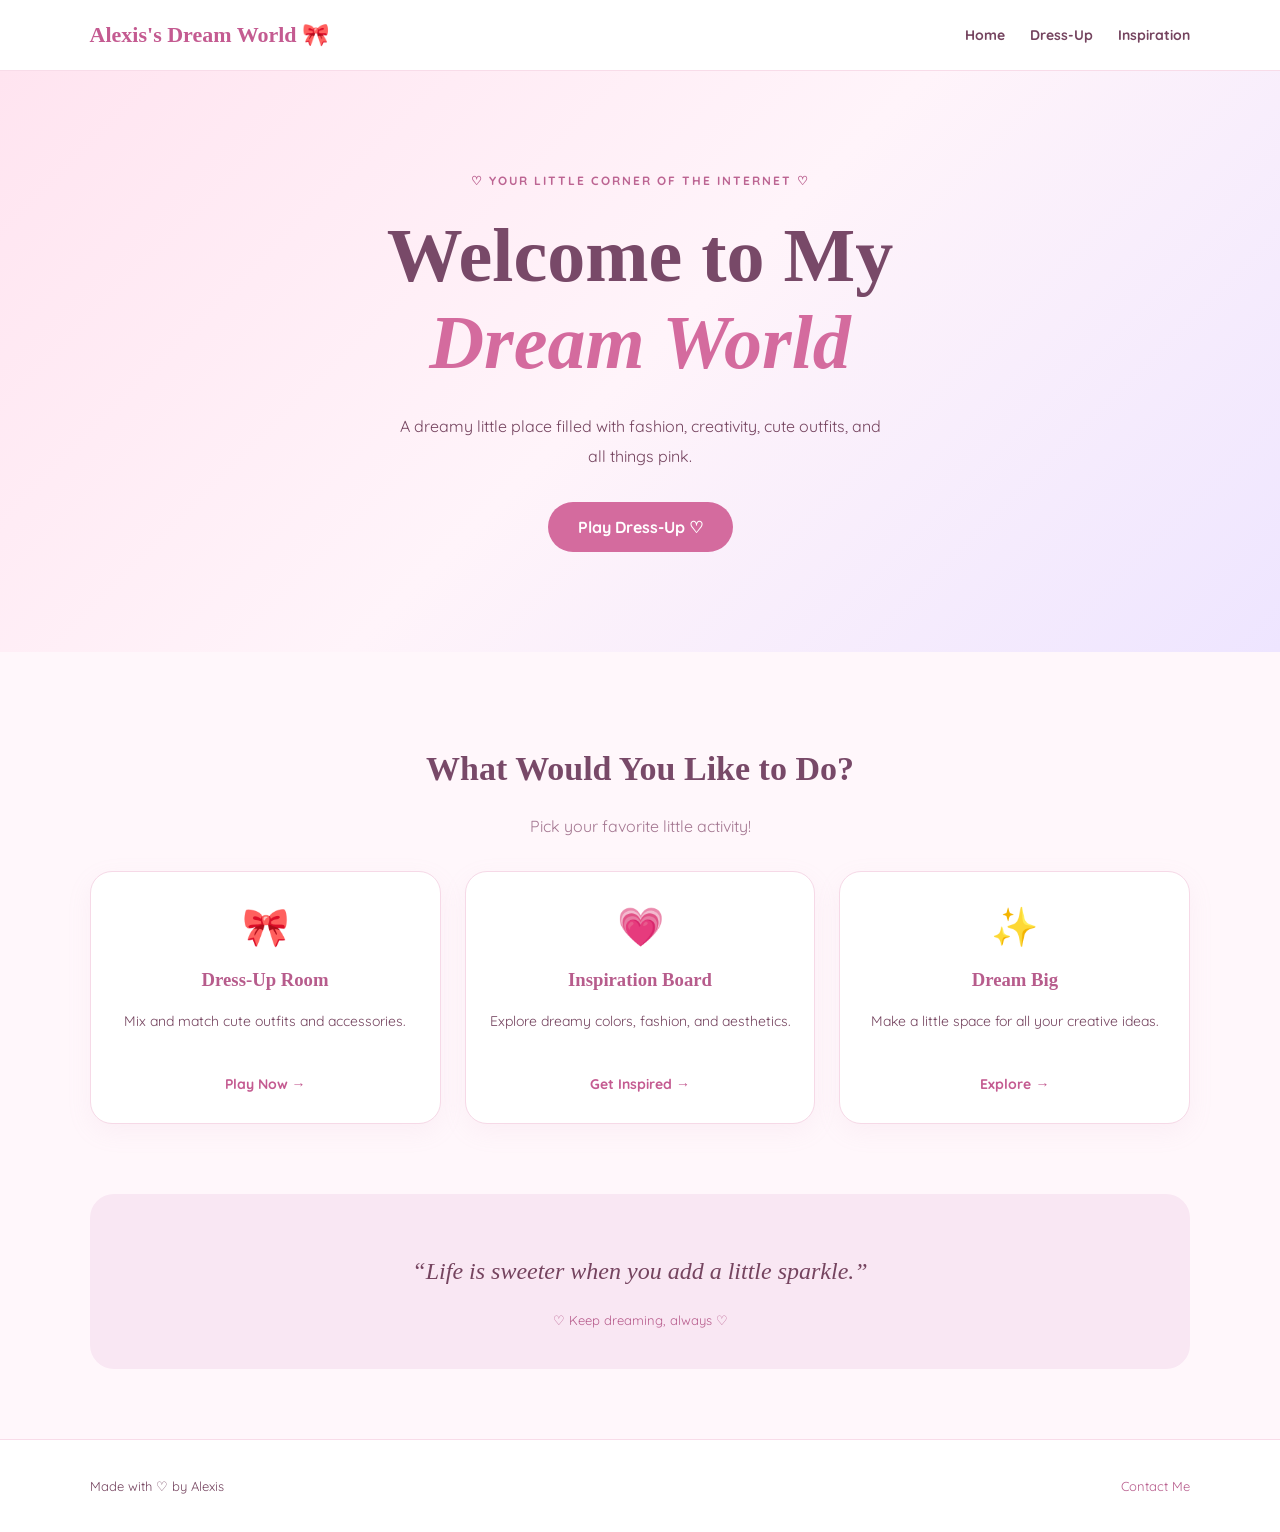
<file: index.html>
<!DOCTYPE html>
<html lang="en">
<head>
    <meta charset="UTF-8">
    <meta name="viewport" content="width=device-width, initial-scale=1.0">
    <title>Alexis's Dream World</title>
    <link rel="stylesheet" href="style.css">
</head>
<body>

    <header class="header">
        <a href="index.html" class="logo">Alexis's Dream World 🎀</a>

        <nav>
            <a href="index.html">Home</a>
            <a href="dress-up.html">Dress-Up</a>
            <a href="inspiration.html">Inspiration</a>
        </nav>
    </header>

    <main>
        <section class="hero">
            <p class="eyebrow">♡ YOUR LITTLE CORNER OF THE INTERNET ♡</p>

            <h1>Welcome to My<br><span>Dream World</span></h1>

            <p class="intro">
                A dreamy little place filled with fashion, creativity,
                cute outfits, and all things pink.
            </p>

            <a href="dress-up.html" class="button">Play Dress-Up ♡</a>
        </section>

        <section class="features">
            <h2>What Would You Like to Do?</h2>
            <p class="section-intro">Pick your favorite little activity!</p>

            <div class="card-container">

                <article class="feature-card">
                    <div class="card-icon">🎀</div>
                    <h3>Dress-Up Room</h3>
                    <p>Mix and match cute outfits and accessories.</p>
                    <a href="dress-up.html">Play Now →</a>
                </article>

                <article class="feature-card">
                    <div class="card-icon">💗</div>
                    <h3>Inspiration Board</h3>
                    <p>Explore dreamy colors, fashion, and aesthetics.</p>
                    <a href="inspiration.html">Get Inspired →</a>
                </article>

                <article class="feature-card">
                    <div class="card-icon">✨</div>
                    <h3>Dream Big</h3>
                    <p>Make a little space for all your creative ideas.</p>
                    <a href="inspiration.html">Explore →</a>
                </article>

            </div>
        </section>

        <section class="quote">
            <p>“Life is sweeter when you add a little sparkle.”</p>
            <span>♡ Keep dreaming, always ♡</span>
        </section>
    </main>

    <footer>
        <p>Made with ♡ by Alexis</p>
        <a href="mailto:alexisrichardson664@gmail.com">Contact Me</a>
    </footer>

    <script src="script.js"></script>
</body>
</html>
</file>
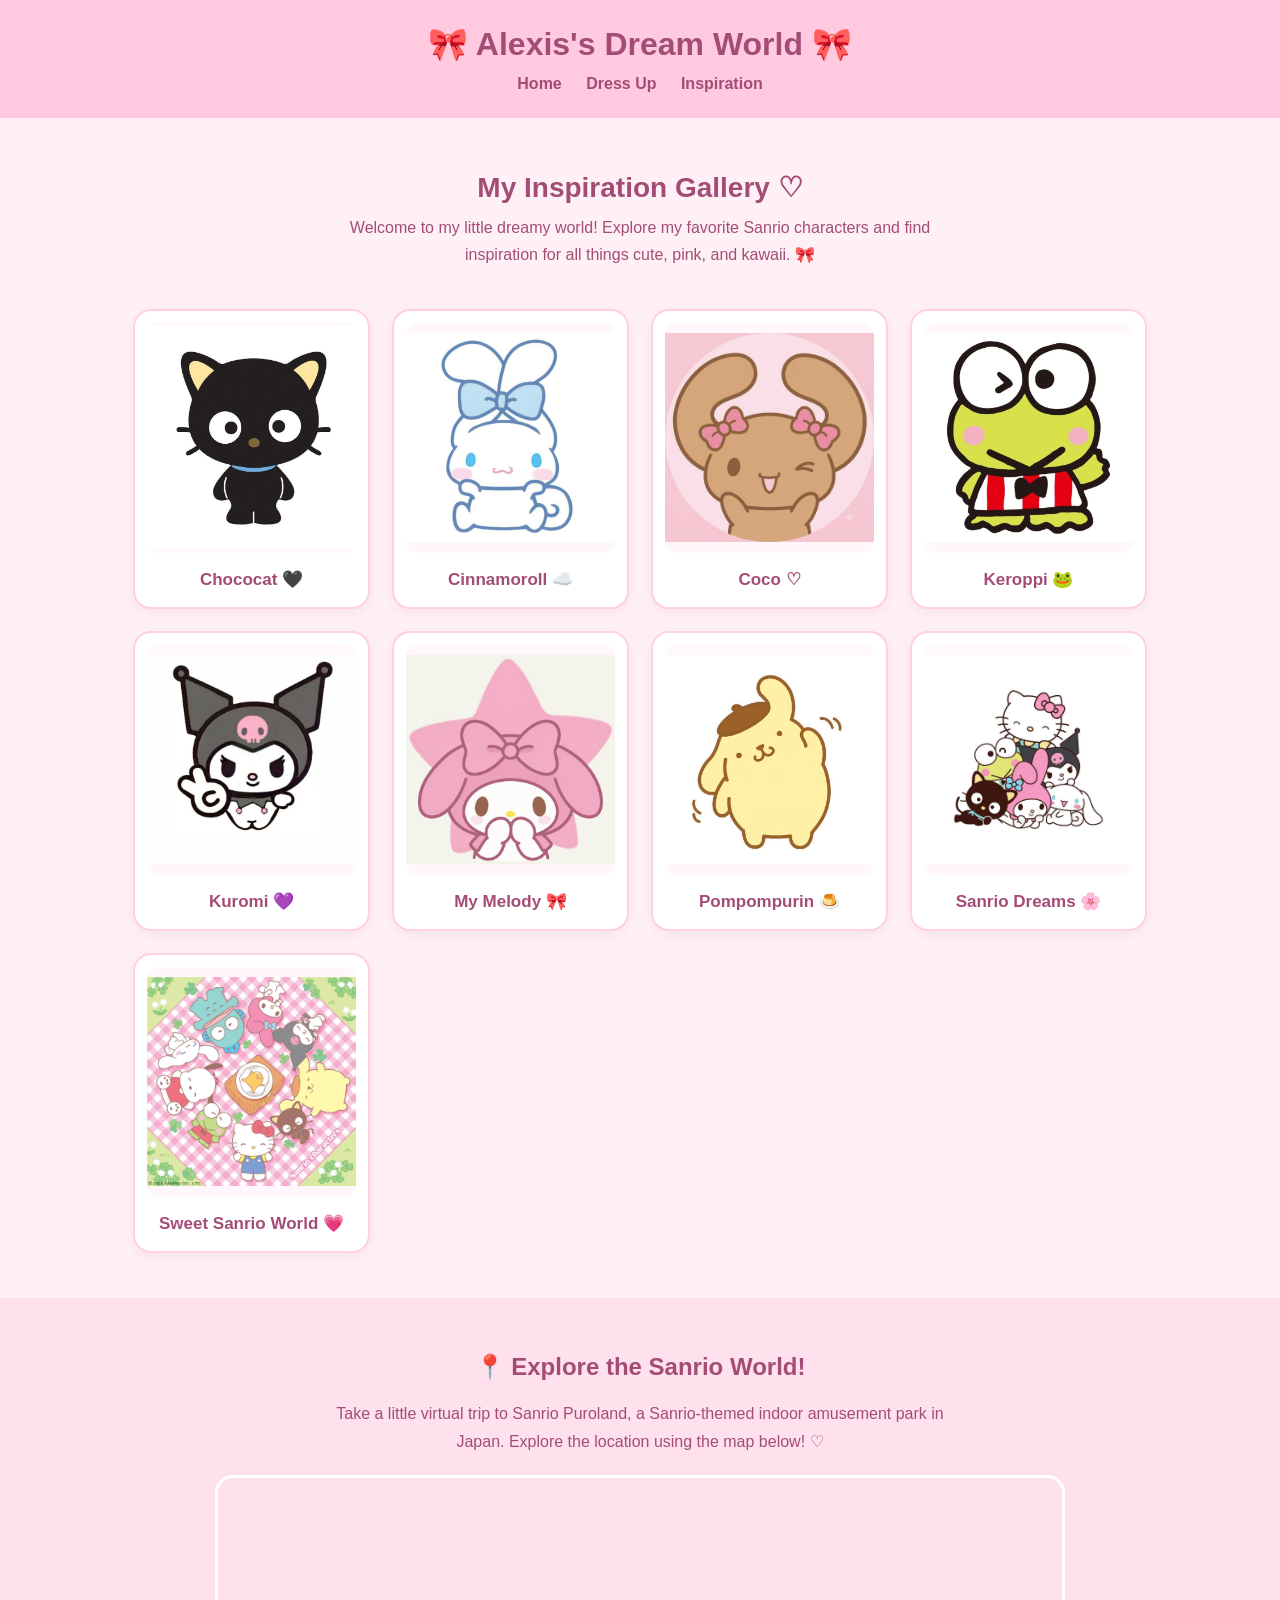
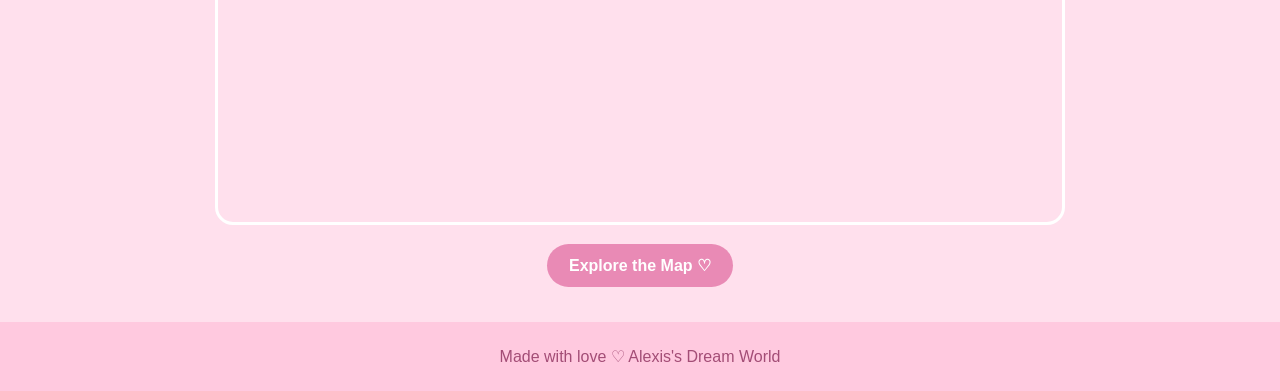
<file: inspiration.html>
<!DOCTYPE html>
<html lang="en">
<head>
  <meta charset="UTF-8">
  <meta name="viewport" content="width=device-width, initial-scale=1.0">
  <title>Inspiration | Alexis's Dream World</title>

  <style>
    * {
      box-sizing: border-box;
    }

    body {
      margin: 0;
      font-family: Arial, sans-serif;
      background: #fff0f6;
      color: #a34d76;
    }

    header {
      background: #ffc9df;
      padding: 25px 12px;
      text-align: center;
    }

    header h1 {
      margin: 0 0 12px;
    }

    nav a {
      color: #a34d76;
      text-decoration: none;
      font-weight: bold;
      margin: 0 10px;
    }

    nav a:hover {
      color: #ffffff;
    }

    .intro {
      text-align: center;
      padding: 30px 15px 15px;
    }

    .intro h2 {
      font-size: 28px;
      margin-bottom: 10px;
    }

    .intro p {
      line-height: 1.7;
      max-width: 650px;
      margin: auto;
    }

    .gallery {
      max-width: 1050px;
      margin: 25px auto 45px;
      padding: 0 18px;
      display: grid;
      grid-template-columns: repeat(auto-fit, minmax(210px, 1fr));
      gap: 22px;
    }

    .picture-card {
      background: white;
      padding: 12px;
      border: 2px solid #ffd1e3;
      border-radius: 18px;
      text-align: center;
      box-shadow: 0 4px 12px rgba(201, 112, 153, 0.10);
      transition: transform 0.2s;
    }

    .picture-card:hover {
      transform: translateY(-5px);
    }

    .picture-card img {
      width: 100%;
      height: 230px;
      object-fit: contain;
      border-radius: 12px;
      background: #fff7fb;
    }

    .picture-card h3 {
      margin: 12px 0 5px;
      font-size: 17px;
    }

    .map-section {
      background: #ffe0ed;
      text-align: center;
      padding: 35px 18px;
    }

    .map-section p {
      line-height: 1.7;
      max-width: 650px;
      margin: 10px auto 20px;
    }

    .map-frame {
      width: 100%;
      max-width: 850px;
      height: 350px;
      border: 3px solid white;
      border-radius: 18px;
    }

    .map-link {
      display: inline-block;
      margin-top: 15px;
      padding: 12px 22px;
      background: #e98ab5;
      color: white;
      text-decoration: none;
      border-radius: 22px;
      font-weight: bold;
    }

    .map-link:hover {
      background: #d96c9d;
    }

    footer {
      text-align: center;
      padding: 25px 12px;
      background: #ffc9df;
    }

    @media (max-width: 500px) {
      .gallery {
        grid-template-columns: repeat(2, minmax(0, 1fr));
        gap: 12px;
        padding: 0 12px;
      }

      .picture-card img {
        height: 160px;
      }

      nav a {
        margin: 0 5px;
      }
    }
  </style>
</head>

<body>

  <header>
    <h1>🎀 Alexis's Dream World 🎀</h1>

    <nav>
      <a href="index.html">Home</a>
      <a href="dress-up.html">Dress Up</a>
      <a href="inspiration.html">Inspiration</a>
    </nav>
  </header>

  <section class="intro">
    <h2>My Inspiration Gallery ♡</h2>

    <p>
      Welcome to my little dreamy world!
      Explore my favorite Sanrio characters and find
      inspiration for all things cute, pink, and kawaii. 🎀
    </p>
  </section>

  <section class="gallery">

    <div class="picture-card">
      <img src="images/chococat.JPG" alt="Chococat">
      <h3>Chococat 🖤</h3>
    </div>

    <div class="picture-card">
      <img src="images/cinnamonroll.JPG" alt="Cinnamoroll">
      <h3>Cinnamoroll ☁️</h3>
    </div>

    <div class="picture-card">
      <img src="images/coco.JPG" alt="Coco">
      <h3>Coco ♡</h3>
    </div>

    <div class="picture-card">
      <img src="images/keroppi.JPG" alt="Keroppi">
      <h3>Keroppi 🐸</h3>
    </div>

    <div class="picture-card">
      <img src="images/Kuromi.JPG" alt="Kuromi">
      <h3>Kuromi 💜</h3>
    </div>

    <div class="picture-card">
      <img src="images/mymelody.JPG" alt="My Melody">
      <h3>My Melody 🎀</h3>
    </div>

    <div class="picture-card">
      <img src="images/pompom.JPG" alt="Pompompurin">
      <h3>Pompompurin 🍮</h3>
    </div>

    <div class="picture-card">
      <img src="images/sanrio1.JPG" alt="Sanrio inspiration picture one">
      <h3>Sanrio Dreams 🌸</h3>
    </div>

    <div class="picture-card">
      <img src="images/sanrio2.JPG" alt="Sanrio inspiration picture two">
      <h3>Sweet Sanrio World 💗</h3>
    </div>

  </section>

  <section class="map-section">
    <h2>📍 Explore the Sanrio World!</h2>

    <p>
      Take a little virtual trip to Sanrio Puroland,
      a Sanrio-themed indoor amusement park in Japan.
      Explore the location using the map below! ♡
    </p>

    <iframe
      class="map-frame"
      src="https://maps.google.com/maps?q=Sanrio%20Puroland%2C%20Tokyo%2C%20Japan&output=embed"
      loading="lazy"
      title="Map showing Sanrio Puroland in Japan">
    </iframe>

    <br>

    <a
      class="map-link"
      href="https://www.google.com/maps/search/?api=1&query=Sanrio+Puroland+Tokyo+Japan"
      target="_blank"
      rel="noopener noreferrer">
      Explore the Map ♡
    </a>
  </section>

  <footer>
    Made with love ♡ Alexis's Dream World
  </footer>

</body>
</html>
</file>
<file: style.css>
@import url('https://fonts.googleapis.com/css2?family=Futura&family=Quicksand:wght@400;500;600;700&display=swap');

* {
    box-sizing: border-box;
}

body {
    margin: 0;
    background: #fff7fb;
    color: #75445f;
    font-family: 'Quicksand', sans-serif;
}

.header {
    display: flex;
    justify-content: space-between;
    align-items: center;
    padding: 22px 7%;
    background: #ffffff;
    border-bottom: 1px solid #f8dce9;
    gap: 20px;
    flex-wrap: wrap;
}

.logo {
    font-family: Georgia, serif;
    font-size: 22px;
    font-weight: bold;
    color: #c45b91;
    text-decoration: none;
}

nav {
    display: flex;
    gap: 25px;
    flex-wrap: wrap;
}

nav a {
    text-decoration: none;
    color: #75445f;
    font-size: 14px;
    font-weight: 700;
}

nav a:hover,
.feature-card a:hover {
    color: #d46b9e;
}

.hero {
    text-align: center;
    padding: 90px 20px 100px;
    background: linear-gradient(135deg, #ffe4f0, #fff4fa, #eee5ff);
}

.eyebrow {
    color: #bc6492;
    font-size: 12px;
    letter-spacing: 2px;
    font-weight: 700;
}

.hero h1 {
    font-family: Georgia, serif;
    font-size: clamp(42px, 7vw, 76px);
    line-height: 1.15;
    margin: 24px 0;
    color: #784968;
}

.hero h1 span {
    color: #d46b9e;
    font-style: italic;
}

.intro {
    max-width: 500px;
    margin: 0 auto 30px;
    line-height: 1.9;
    font-size: 16px;
}

.button {
    display: inline-block;
    background: #d46b9e;
    color: white;
    text-decoration: none;
    padding: 15px 30px;
    border-radius: 30px;
    font-weight: 700;
    transition: 0.2s;
}

.button:hover {
    background: #b84f83;
    transform: translateY(-2px);
}

.features {
    padding: 70px 7%;
    text-align: center;
}

.features h2 {
    font-family: Georgia, serif;
    font-size: 34px;
    color: #784968;
}

.section-intro {
    margin-bottom: 35px;
    color: #a47791;
}

.card-container {
    display: grid;
    grid-template-columns: repeat(3, minmax(0, 1fr));
    gap: 24px;
}

.feature-card {
    background: white;
    border: 1px solid #f6d9e7;
    border-radius: 22px;
    padding: 30px 22px;
    box-shadow: 0 8px 25px #dca5c51a;
}

.card-icon {
    font-size: 38px;
}

.feature-card h3 {
    color: #b75c8c;
    font-family: Georgia, serif;
}

.feature-card p {
    font-size: 14px;
    line-height: 1.8;
    min-height: 50px;
}

.feature-card a {
    color: #c45b91;
    font-weight: 700;
    font-size: 14px;
    text-decoration: none;
}

.quote {
    margin: 0 7% 70px;
    padding: 40px 20px;
    text-align: center;
    background: #f9e7f3;
    border-radius: 24px;
}

.quote p {
    font-family: Georgia, serif;
    font-style: italic;
    font-size: 24px;
}

.quote span {
    color: #b75c8c;
    font-size: 13px;
}

footer {
    display: flex;
    justify-content: space-between;
    align-items: center;
    gap: 15px;
    padding: 25px 7%;
    background: white;
    border-top: 1px solid #f8dce9;
    font-size: 13px;
}

footer a {
    color: #b75c8c;
    text-decoration: none;
}

@media (max-width: 700px) {
    .header {
        justify-content: center;
        text-align: center;
    }

    nav {
        justify-content: center;
        gap: 15px;
    }

    .card-container {
        grid-template-columns: 1fr;
    }

    .hero {
        padding: 65px 20px;
    }

    footer {
        flex-direction: column;
    }
}


/* DRESS-UP PAGE */

.dressup-page {
    padding: 45px 7% 70px;
}

.page-heading {
    text-align: center;
    margin-bottom: 35px;
}

.page-heading h1 {
    font-family: Georgia, serif;
    color: #c45b91;
    font-size: clamp(32px, 5vw, 48px);
    margin: 15px 0;
}

.page-heading > p:last-child {
    color: #a47791;
}

.dressup-layout {
    display: grid;
    grid-template-columns: 1fr 1fr;
    gap: 28px;
    max-width: 1100px;
    margin: auto;
    align-items: start;
}

.doll-panel,
.closet-panel {
    background: white;
    border: 1px solid #f6d9e7;
    border-radius: 24px;
    padding: 25px;
    text-align: center;
    box-shadow: 0 8px 25px #dca5c51a;
}

.doll-panel h2,
.closet-panel h2 {
    font-family: Georgia, serif;
    color: #b75c8c;
}

.doll-stage {
    position: relative;
    min-height: 340px;
    padding: 25px 10px;
    margin-top: 20px;
    border-radius: 20px;
    background: linear-gradient(145deg, #ffe4f0, #f3eaff);
    display: flex;
    flex-direction: column;
    justify-content: center;
    align-items: center;
}

.doll-bow {
    font-size: 48px;
    margin-bottom: -5px;
    z-index: 1;
}

.doll-face {
    font-size: 95px;
    line-height: 1.2;
}

.doll-outfit {
    font-size: 75px;
    margin-top: -5px;
}

.doll-details {
    display: flex;
    gap: 30px;
    font-size: 34px;
    margin-top: 8px;
}

.sparkle {
    position: absolute;
    color: #d46b9e;
    font-size: 30px;
}

.sparkle-one {
    top: 25px;
    left: 25px;
}

.sparkle-two {
    right: 25px;
    bottom: 35px;
}

.look-caption {
    color: #a47791;
    font-style: italic;
}

.game-buttons {
    display: flex;
    justify-content: center;
    flex-wrap: wrap;
    gap: 12px;
    margin-top: 20px;
}

.game-buttons .button,
.reset-button {
    font-family: inherit;
    font-size: 13px;
    border: none;
    cursor: pointer;
}

.reset-button {
    background: #f8e6f0;
    color: #a44f7e;
    padding: 15px 24px;
    border-radius: 30px;
    font-weight: 700;
}

.reset-button:hover {
    background: #f2d1e3;
}

.closet-panel > p {
    font-size: 14px;
    color: #a47791;
}

.closet-category {
    text-align: left;
    border-top: 1px solid #f8e4ee;
    padding: 15px 0;
}

.closet-category h3 {
    font-size: 15px;
    color: #a44f7e;
}

.item-options {
    display: flex;
    gap: 12px;
    flex-wrap: wrap;
}

.item-button {
    width: 55px;
    height: 55px;
    border: 1px solid #f3d1e2;
    border-radius: 15px;
    background: #fff7fb;
    font-size: 27px;
    cursor: pointer;
    transition: 0.2s;
}

.item-button:hover {
    background: #ffe4f0;
    border-color: #d46b9e;
    transform: translateY(-3px);
}

@media (max-width: 750px) {
    .dressup-layout {
        grid-template-columns: 1fr;
    }

    .dressup-page {
        padding: 30px 5% 50px;
    }
}


/* MY MELODY DOLL AND BOW COLLECTION */

.doll-stage {
    position: relative;
    min-height: 380px;
    display: flex;
    align-items: center;
    justify-content: center;
    overflow: hidden;
    background: linear-gradient(145deg, #ffe4f0, #f3eaff);
    border-radius: 20px;
    margin-top: 20px;
}

.melody-body {
    display: block;
    max-width: 85%;
    max-height: 340px;
    object-fit: contain;
    position: relative;
    z-index: 1;
}

.melody-bow {
    position: absolute;
    width: 75px;
    height: 75px;
    object-fit: contain;
    top: 8%;
    left: 50%;
    transform: translateX(-50%);
    z-index: 2;
}

.bow-collection {
    display: grid;
    grid-template-columns: repeat(2, minmax(0, 1fr));
    gap: 14px;
    margin: 25px 0;
}

.bow-choice {
    background: #fff7fb;
    border: 1px solid #f3d1e2;
    border-radius: 16px;
    padding: 12px;
    cursor: pointer;
    color: #a44f7e;
    font-family: inherit;
    font-weight: 700;
    transition: 0.2s;
}

.bow-choice:hover {
    border-color: #d46b9e;
    background: #ffeaf4;
    transform: translateY(-3px);
}

.bow-choice img {
    display: block;
    width: 100%;
    height: 85px;
    object-fit: contain;
    margin-bottom: 8px;
}

.bow-choice span {
    font-size: 12px;
}

.doll-panel .reset-button {
    margin-top: 10px;
}

@media (max-width: 750px) {
    .doll-stage {
        min-height: 330px;
    }

    .melody-bow {
        width: 65px;
        height: 65px;
    }
}
</file>
